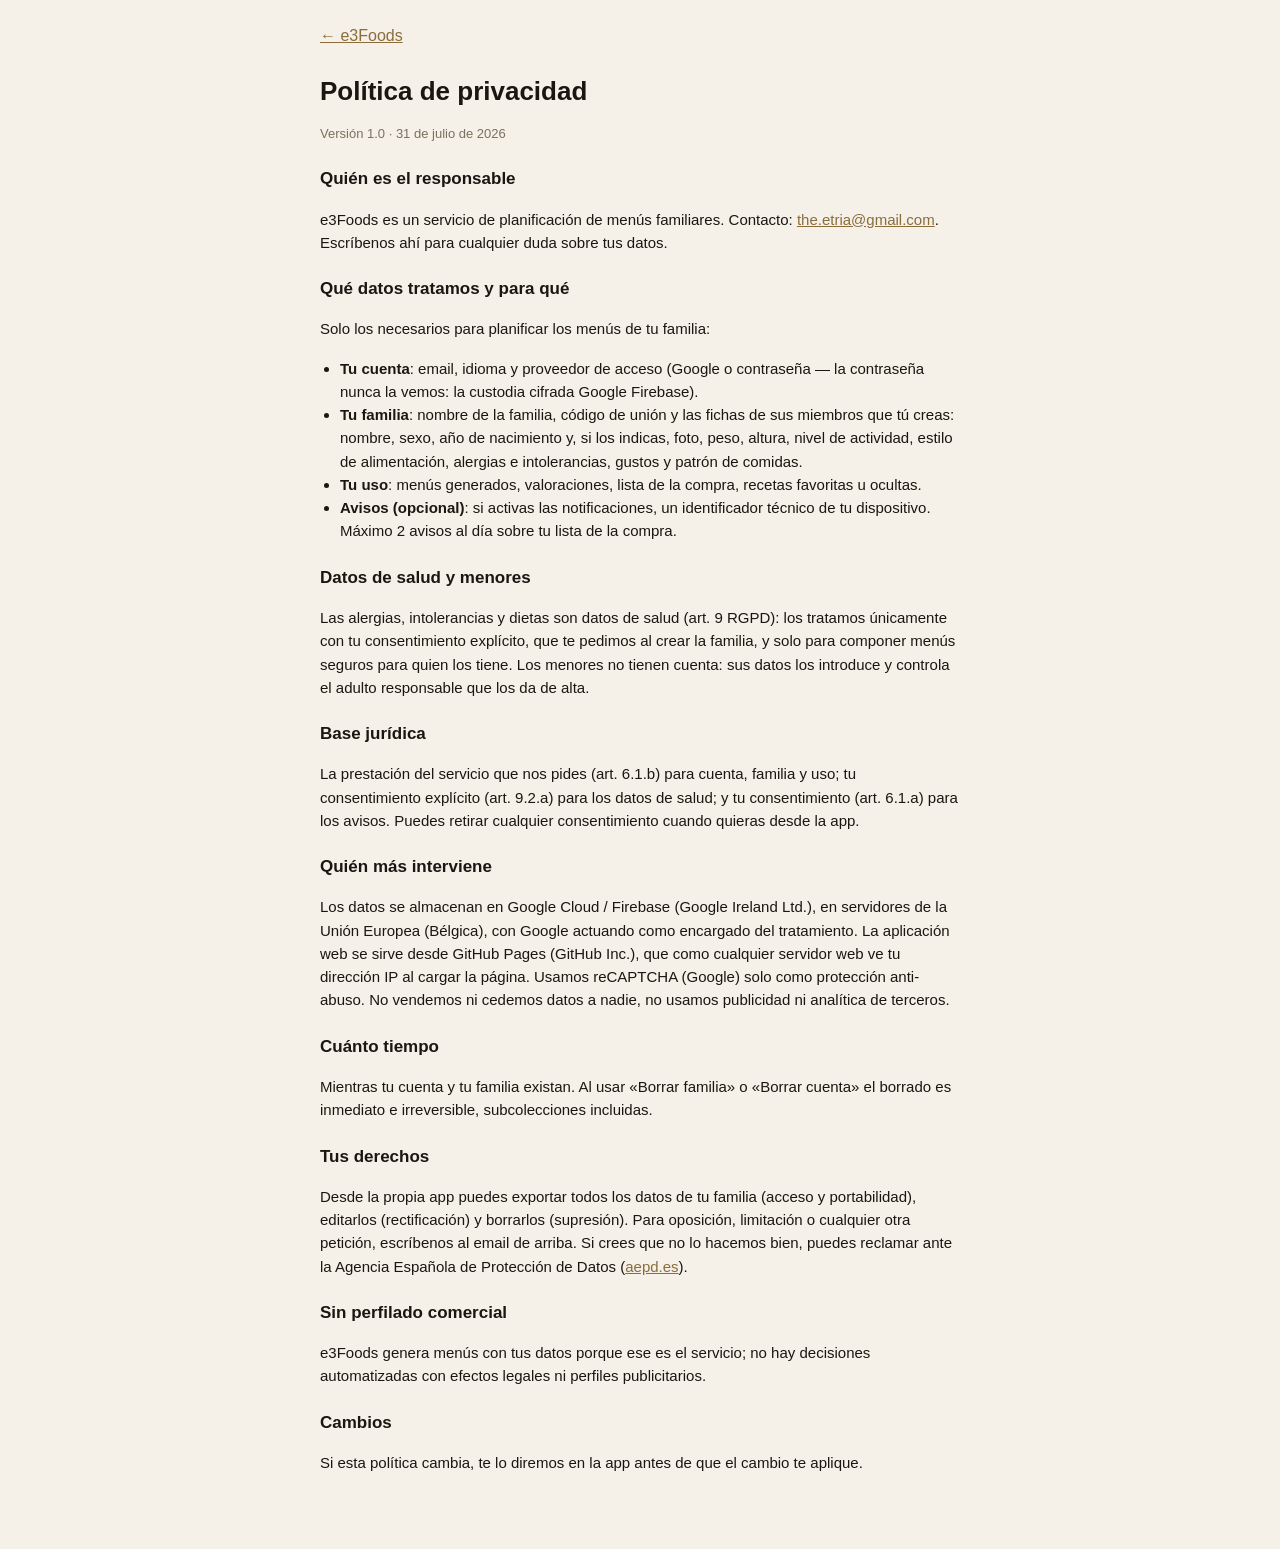
<file: privacy.html>
<!DOCTYPE html>
<html lang="es">
<head>
<meta charset="UTF-8">
<meta name="viewport" content="width=device-width, initial-scale=1">
<title>e3Foods · Política de privacidad</title>
<!-- TEXTO VALIDADO por Roger (§12.8, 31-jul — "adelante con el texto, tienes mi ok", vía
     sesión 29ª): ES = versión maestra; CA/FR/EN derivadas del mismo contenido aprobado.
     Dos órdenes vigentes: responsable SIN persona física nombrada hasta el kickoff
     (BLOQUEANTE antes de la primera familia F&F externa) · email the.etria@gmail.com
     confirmado. Sin promesas "nunca publicidad" (matiz §12.5: decisión actual, no dogma).
     Página estática autocontenida: sin fuentes externas ni scripts de terceros. -->
<style>
  :root { --bg:#F5F0E8; --ink:#1A1712; --gold:#C9A96E; }
  body { background:var(--bg); color:var(--ink); font-family:-apple-system,'Manrope',sans-serif;
         line-height:1.55; margin:0; padding:24px 20px 60px; }
  main { max-width:640px; margin:0 auto; }
  h1 { font-size:26px; margin:8px 0 2px; } h2 { font-size:17px; margin:22px 0 6px; }
  p, li { font-size:15px; } .fecha { color:#7a715f; font-size:13px; }
  a { color:#8a6d3b; } .volver { display:inline-block; margin-bottom:14px; color:#8a6d3b; }
  ul { padding-left:20px; }
  [hidden] { display:none; }
</style>
</head>
<body>
<main>
<a class="volver" href="index.html">&larr; e3Foods</a>

<section data-lang="es">
<h1>Política de privacidad</h1>
<p class="fecha">Versión 1.0 · 31 de julio de 2026</p>
<h2>Quién es el responsable</h2>
<p>e3Foods es un servicio de planificación de menús familiares. Contacto: <a href="mailto:the.etria@gmail.com">the.etria@gmail.com</a>. Escríbenos ahí para cualquier duda sobre tus datos.</p>
<h2>Qué datos tratamos y para qué</h2>
<p>Solo los necesarios para planificar los menús de tu familia:</p>
<ul>
<li><strong>Tu cuenta</strong>: email, idioma y proveedor de acceso (Google o contraseña — la contraseña nunca la vemos: la custodia cifrada Google Firebase).</li>
<li><strong>Tu familia</strong>: nombre de la familia, código de unión y las fichas de sus miembros que tú creas: nombre, sexo, año de nacimiento y, si los indicas, foto, peso, altura, nivel de actividad, estilo de alimentación, alergias e intolerancias, gustos y patrón de comidas.</li>
<li><strong>Tu uso</strong>: menús generados, valoraciones, lista de la compra, recetas favoritas u ocultas.</li>
<li><strong>Avisos (opcional)</strong>: si activas las notificaciones, un identificador técnico de tu dispositivo. Máximo 2 avisos al día sobre tu lista de la compra.</li>
</ul>
<h2>Datos de salud y menores</h2>
<p>Las alergias, intolerancias y dietas son datos de salud (art. 9 RGPD): los tratamos únicamente con tu consentimiento explícito, que te pedimos al crear la familia, y solo para componer menús seguros para quien los tiene. Los menores no tienen cuenta: sus datos los introduce y controla el adulto responsable que los da de alta.</p>
<h2>Base jurídica</h2>
<p>La prestación del servicio que nos pides (art. 6.1.b) para cuenta, familia y uso; tu consentimiento explícito (art. 9.2.a) para los datos de salud; y tu consentimiento (art. 6.1.a) para los avisos. Puedes retirar cualquier consentimiento cuando quieras desde la app.</p>
<h2>Quién más interviene</h2>
<p>Los datos se almacenan en Google Cloud / Firebase (Google Ireland Ltd.), en servidores de la Unión Europea (Bélgica), con Google actuando como encargado del tratamiento. La aplicación web se sirve desde GitHub Pages (GitHub Inc.), que como cualquier servidor web ve tu dirección IP al cargar la página. Usamos reCAPTCHA (Google) solo como protección anti-abuso. No vendemos ni cedemos datos a nadie, no usamos publicidad ni analítica de terceros.</p>
<h2>Cuánto tiempo</h2>
<p>Mientras tu cuenta y tu familia existan. Al usar «Borrar familia» o «Borrar cuenta» el borrado es inmediato e irreversible, subcolecciones incluidas.</p>
<h2>Tus derechos</h2>
<p>Desde la propia app puedes exportar todos los datos de tu familia (acceso y portabilidad), editarlos (rectificación) y borrarlos (supresión). Para oposición, limitación o cualquier otra petición, escríbenos al email de arriba. Si crees que no lo hacemos bien, puedes reclamar ante la Agencia Española de Protección de Datos (<a href="https://www.aepd.es" rel="noopener" target="_blank">aepd.es</a>).</p>
<h2>Sin perfilado comercial</h2>
<p>e3Foods genera menús con tus datos porque ese es el servicio; no hay decisiones automatizadas con efectos legales ni perfiles publicitarios.</p>
<h2>Cambios</h2>
<p>Si esta política cambia, te lo diremos en la app antes de que el cambio te aplique.</p>
</section>

<section data-lang="ca" hidden>
<h1>Política de privacitat</h1>
<p class="fecha">Versió 1.0 · 31 de juliol de 2026</p>
<h2>Qui és el responsable</h2>
<p>e3Foods és un servei de planificació de menús familiars. Contacte: <a href="mailto:the.etria@gmail.com">the.etria@gmail.com</a>. Escriu-nos allà per a qualsevol dubte sobre les teves dades.</p>
<h2>Quines dades tractem i per a què</h2>
<p>Només les necessàries per planificar els menús de la teva família:</p>
<ul>
<li><strong>El teu compte</strong>: email, idioma i proveïdor d'accés (Google o contrasenya — la contrasenya no la veiem mai: la custodia xifrada Google Firebase).</li>
<li><strong>La teva família</strong>: nom de la família, codi d'unió i les fitxes dels seus membres que tu crees: nom, sexe, any de naixement i, si els indiques, foto, pes, alçada, nivell d'activitat, estil d'alimentació, al·lèrgies i intoleràncies, gustos i patró d'àpats.</li>
<li><strong>El teu ús</strong>: menús generats, valoracions, llista de la compra, receptes preferides o ocultes.</li>
<li><strong>Avisos (opcional)</strong>: si actives les notificacions, un identificador tècnic del teu dispositiu. Màxim 2 avisos al dia sobre la teva llista de la compra.</li>
</ul>
<h2>Dades de salut i menors</h2>
<p>Les al·lèrgies, intoleràncies i dietes són dades de salut (art. 9 RGPD): les tractem únicament amb el teu consentiment explícit, que et demanem en crear la família, i només per compondre menús segurs per a qui les té. Els menors no tenen compte: les seves dades les introdueix i controla l'adult responsable que els dona d'alta.</p>
<h2>Base jurídica</h2>
<p>La prestació del servei que ens demanes (art. 6.1.b) per a compte, família i ús; el teu consentiment explícit (art. 9.2.a) per a les dades de salut; i el teu consentiment (art. 6.1.a) per als avisos. Pots retirar qualsevol consentiment quan vulguis des de l'app.</p>
<h2>Qui més hi intervé</h2>
<p>Les dades s'emmagatzemen a Google Cloud / Firebase (Google Ireland Ltd.), en servidors de la Unió Europea (Bèlgica), amb Google actuant com a encarregat del tractament. L'aplicació web se serveix des de GitHub Pages (GitHub Inc.), que com qualsevol servidor web veu la teva adreça IP en carregar la pàgina. Fem servir reCAPTCHA (Google) només com a protecció anti-abús. No venem ni cedim dades a ningú, no fem servir publicitat ni analítica de tercers.</p>
<h2>Quant de temps</h2>
<p>Mentre el teu compte i la teva família existeixin. En fer servir «Esborrar família» o «Esborrar compte» l'esborrat és immediat i irreversible, subcol·leccions incloses.</p>
<h2>Els teus drets</h2>
<p>Des de la mateixa app pots exportar totes les dades de la teva família (accés i portabilitat), editar-les (rectificació) i esborrar-les (supressió). Per a oposició, limitació o qualsevol altra petició, escriu-nos a l'email de dalt. Si creus que no ho fem bé, pots reclamar davant l'Agència Espanyola de Protecció de Dades (<a href="https://www.aepd.es" rel="noopener" target="_blank">aepd.es</a>).</p>
<h2>Sense perfilat comercial</h2>
<p>e3Foods genera menús amb les teves dades perquè aquest és el servei; no hi ha decisions automatitzades amb efectes legals ni perfils publicitaris.</p>
<h2>Canvis</h2>
<p>Si aquesta política canvia, t'ho direm a l'app abans que el canvi t'apliqui.</p>
</section>

<section data-lang="fr" hidden>
<h1>Politique de confidentialité</h1>
<p class="fecha">Version 1.0 · 31 juillet 2026</p>
<h2>Responsable du traitement</h2>
<p>e3Foods est un service de planification de menus familiaux. Contact : <a href="mailto:the.etria@gmail.com">the.etria@gmail.com</a>. Écrivez-nous pour toute question sur vos données.</p>
<h2>Quelles données et pourquoi</h2>
<p>Uniquement celles nécessaires pour planifier les menus de votre famille :</p>
<ul>
<li><strong>Votre compte</strong> : email, langue et fournisseur d'accès (Google ou mot de passe — nous ne voyons jamais le mot de passe : il est conservé chiffré par Google Firebase).</li>
<li><strong>Votre famille</strong> : nom de la famille, code d'union et les fiches de ses membres que vous créez : nom, sexe, année de naissance et, si vous les indiquez, photo, poids, taille, niveau d'activité, style d'alimentation, allergies et intolérances, goûts et rythme des repas.</li>
<li><strong>Votre usage</strong> : menus générés, évaluations, liste de courses, recettes favorites ou masquées.</li>
<li><strong>Rappels (optionnel)</strong> : si vous activez les notifications, un identifiant technique de votre appareil. Maximum 2 rappels par jour sur votre liste de courses.</li>
</ul>
<h2>Données de santé et mineurs</h2>
<p>Les allergies, intolérances et régimes sont des données de santé (art. 9 RGPD) : nous les traitons uniquement avec votre consentement explicite, demandé à la création de la famille, et seulement pour composer des menus sûrs pour la personne concernée. Les mineurs n'ont pas de compte : leurs données sont saisies et contrôlées par l'adulte responsable qui les enregistre.</p>
<h2>Base juridique</h2>
<p>L'exécution du service que vous nous demandez (art. 6.1.b) pour le compte, la famille et l'usage ; votre consentement explicite (art. 9.2.a) pour les données de santé ; et votre consentement (art. 6.1.a) pour les rappels. Vous pouvez retirer tout consentement à tout moment depuis l'app.</p>
<h2>Qui d'autre intervient</h2>
<p>Les données sont stockées sur Google Cloud / Firebase (Google Ireland Ltd.), sur des serveurs de l'Union européenne (Belgique), Google agissant comme sous-traitant. L'application web est servie par GitHub Pages (GitHub Inc.), qui comme tout serveur web voit votre adresse IP au chargement de la page. Nous utilisons reCAPTCHA (Google) uniquement comme protection anti-abus. Nous ne vendons ni ne cédons de données à personne, pas de publicité ni d'analytique tierce.</p>
<h2>Combien de temps</h2>
<p>Tant que votre compte et votre famille existent. Avec « Supprimer la famille » ou « Supprimer mon compte », l'effacement est immédiat et irréversible, sous-collections comprises.</p>
<h2>Vos droits</h2>
<p>Depuis l'app, vous pouvez exporter toutes les données de votre famille (accès et portabilité), les modifier (rectification) et les supprimer (effacement). Pour l'opposition, la limitation ou toute autre demande, écrivez-nous à l'email ci-dessus. Vous pouvez aussi saisir l'autorité espagnole de protection des données (<a href="https://www.aepd.es" rel="noopener" target="_blank">aepd.es</a>).</p>
<h2>Sans profilage commercial</h2>
<p>e3Foods génère des menus avec vos données parce que c'est le service ; pas de décisions automatisées à effets juridiques ni de profils publicitaires.</p>
<h2>Modifications</h2>
<p>Si cette politique change, nous vous l'indiquerons dans l'app avant que le changement s'applique.</p>
</section>

<section data-lang="en" hidden>
<h1>Privacy policy</h1>
<p class="fecha">Version 1.0 · 31 July 2026</p>
<h2>Who is responsible</h2>
<p>e3Foods is a family meal-planning service. Contact: <a href="mailto:the.etria@gmail.com">the.etria@gmail.com</a>. Write to us with any question about your data.</p>
<h2>What data we process and why</h2>
<p>Only what is needed to plan your family's menus:</p>
<ul>
<li><strong>Your account</strong>: email, language and sign-in provider (Google or password — we never see the password: Google Firebase stores it encrypted).</li>
<li><strong>Your family</strong>: family name, join code and the member profiles you create: name, sex, birth year and, if you provide them, photo, weight, height, activity level, eating style, allergies and intolerances, likes and meal pattern.</li>
<li><strong>Your usage</strong>: generated menus, ratings, shopping list, favourite or hidden recipes.</li>
<li><strong>Reminders (optional)</strong>: if you enable notifications, a technical identifier of your device. At most 2 reminders per day about your shopping list.</li>
</ul>
<h2>Health data and minors</h2>
<p>Allergies, intolerances and diets are health data (art. 9 GDPR): we process them only with your explicit consent, requested when you create the family, and only to compose menus that are safe for the person concerned. Minors don't have accounts: their data is entered and controlled by the responsible adult who registers them.</p>
<h2>Legal basis</h2>
<p>Performance of the service you request (art. 6.1.b) for account, family and usage; your explicit consent (art. 9.2.a) for health data; and your consent (art. 6.1.a) for reminders. You can withdraw any consent at any time from the app.</p>
<h2>Who else is involved</h2>
<p>Data is stored on Google Cloud / Firebase (Google Ireland Ltd.), on European Union servers (Belgium), with Google acting as data processor. The web app is served from GitHub Pages (GitHub Inc.), which like any web server sees your IP address when loading the page. We use reCAPTCHA (Google) only as anti-abuse protection. We don't sell or share data with anyone, and use no advertising or third-party analytics.</p>
<h2>For how long</h2>
<p>While your account and your family exist. Using "Delete family" or "Delete my account" erases the data immediately and irreversibly, subcollections included.</p>
<h2>Your rights</h2>
<p>From the app itself you can export all your family's data (access and portability), edit it (rectification) and delete it (erasure). For objection, restriction or any other request, write to the email above. You may also complain to the Spanish data protection authority (<a href="https://www.aepd.es" rel="noopener" target="_blank">aepd.es</a>).</p>
<h2>No commercial profiling</h2>
<p>e3Foods generates menus from your data because that is the service; there are no automated decisions with legal effects and no advertising profiles.</p>
<h2>Changes</h2>
<p>If this policy changes, we will tell you in the app before the change applies to you.</p>
</section>

</main>
<script>
  (function () {
    var lang = 'es';
    try { lang = localStorage.getItem('e3foods_lang') || 'es'; } catch (e) { /* sin storage */ }
    if (!/^(es|ca|fr|en)$/.test(lang)) lang = 'es';
    document.documentElement.lang = lang;
    document.querySelectorAll('section[data-lang]').forEach(function (s) {
      s.hidden = s.getAttribute('data-lang') !== lang;
    });
  })();
</script>
</body>
</html>
</file>
